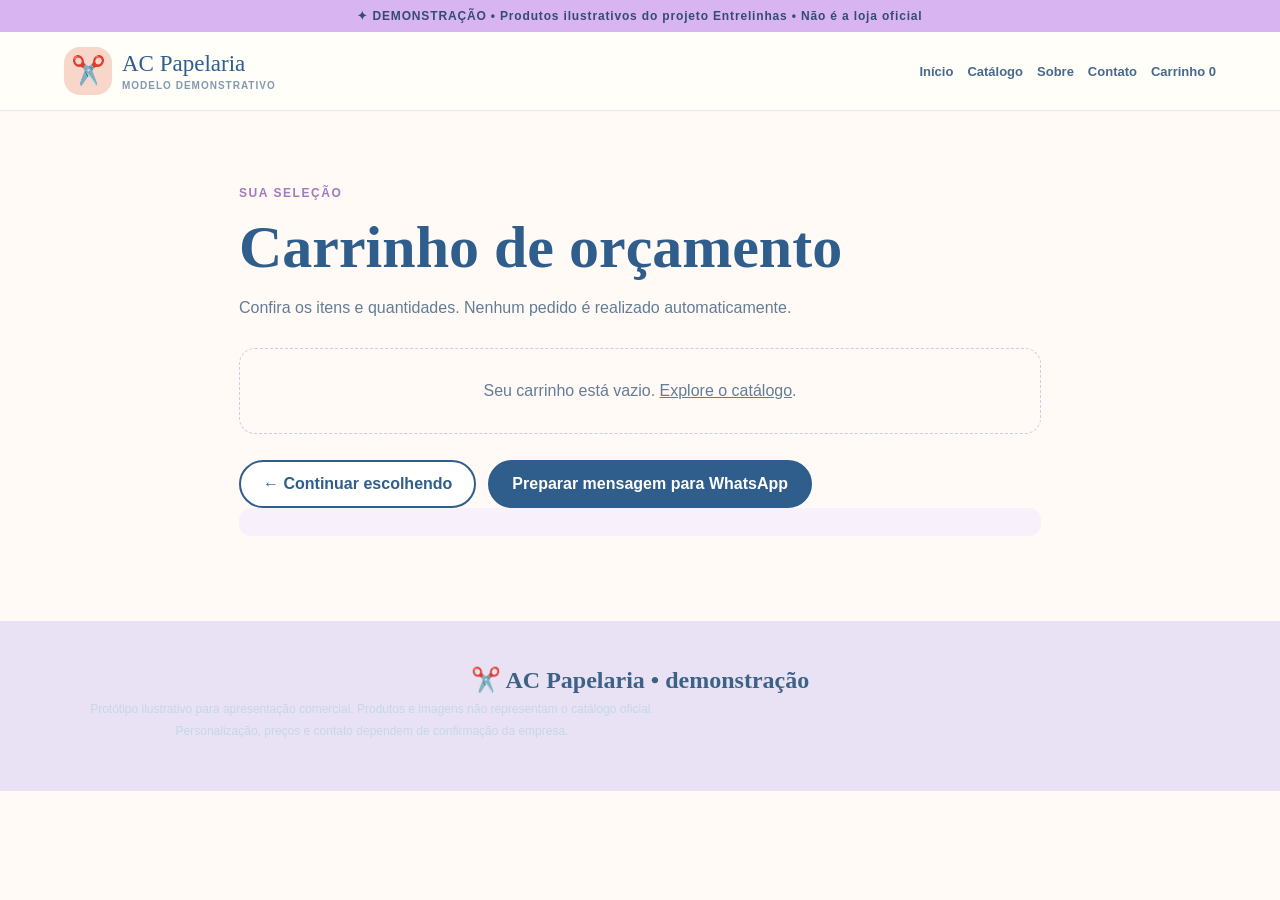
<file: ac_papelaria_6_paginas_github/carrinho.html>
<!doctype html><html lang="pt-BR"><head><meta charset="utf-8"><meta name="viewport" content="width=device-width,initial-scale=1"><meta name="description" content="Demonstração de catálogo digital para papelaria personalizada"><title>Carrinho | AC Papelaria — Demonstração</title><link rel="stylesheet" href="style.css"><link rel="stylesheet" href="extra.css"></head><body><div class="notice">✦ DEMONSTRAÇÃO • Produtos ilustrativos do projeto Entrelinhas • Não é a loja oficial</div><header class="header"><a class="brand" href="index.html"><span class="brandicon">✂️</span><span>AC Papelaria<small>Modelo demonstrativo</small></span></a><nav aria-label="Menu principal"><a href="index.html">Início</a><a href="catalogo.html">Catálogo</a><a href="sobre.html">Sobre</a><a href="contato.html">Contato</a><a href="carrinho.html">Carrinho <span id="cartCount">0</span></a></nav></header><main class="section narrow"><span class="eyebrow">Sua seleção</span><h1>Carrinho de orçamento</h1><p>Confira os itens e quantidades. Nenhum pedido é realizado automaticamente.</p><div id="cartItems" class="cart-list"></div><div class="cart-actions"><a class="outline" href="catalogo.html">← Continuar escolhendo</a><button class="primary" id="sendWhatsapp">Preparar mensagem para WhatsApp</button></div><p id="cartStatus" class="note" role="status"></p></main><footer class="foot"><strong>✂️ AC Papelaria • demonstração</strong><p>Protótipo ilustrativo para apresentação comercial. Produtos e imagens não representam o catálogo oficial.</p><p>Personalização, preços e contato dependem de confirmação da empresa.</p></footer><script src="produtos.js"></script><script src="site.js"></script></body></html>
</file>
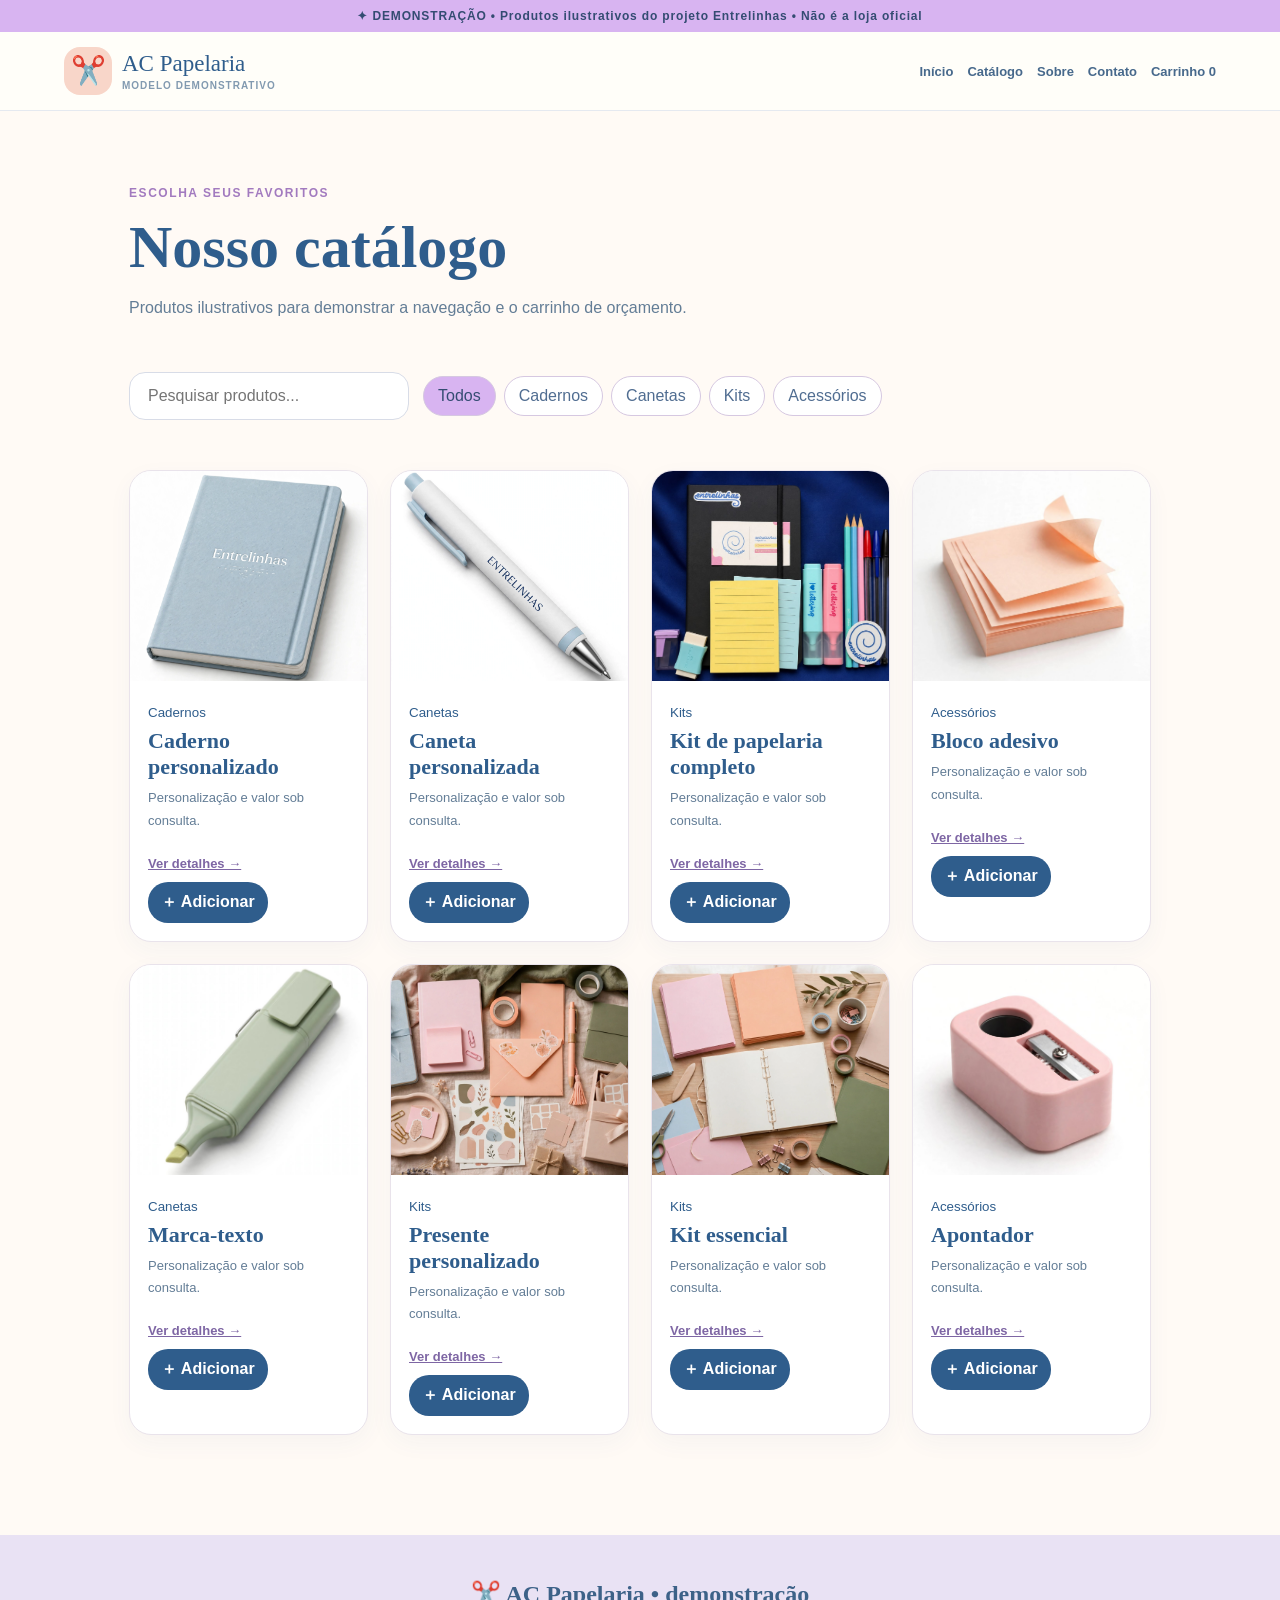
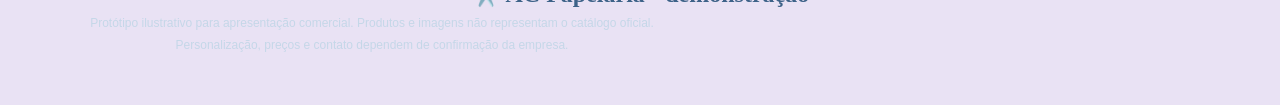
<file: ac_papelaria_6_paginas_github/catalogo.html>
<!doctype html><html lang="pt-BR"><head><meta charset="utf-8"><meta name="viewport" content="width=device-width,initial-scale=1"><meta name="description" content="Demonstração de catálogo digital para papelaria personalizada"><title>Catálogo | AC Papelaria — Demonstração</title><link rel="stylesheet" href="style.css"><link rel="stylesheet" href="extra.css"></head><body><div class="notice">✦ DEMONSTRAÇÃO • Produtos ilustrativos do projeto Entrelinhas • Não é a loja oficial</div><header class="header"><a class="brand" href="index.html"><span class="brandicon">✂️</span><span>AC Papelaria<small>Modelo demonstrativo</small></span></a><nav aria-label="Menu principal"><a href="index.html">Início</a><a href="catalogo.html">Catálogo</a><a href="sobre.html">Sobre</a><a href="contato.html">Contato</a><a href="carrinho.html">Carrinho <span id="cartCount">0</span></a></nav></header><main class="section"><span class="eyebrow">Escolha seus favoritos</span><h1>Nosso catálogo</h1><p>Produtos ilustrativos para demonstrar a navegação e o carrinho de orçamento.</p><div class="filters"><input id="search" type="search" placeholder="Pesquisar produtos..." aria-label="Pesquisar produtos"><div id="categories" class="categories"></div></div><div id="products" class="product-grid"></div></main><footer class="foot"><strong>✂️ AC Papelaria • demonstração</strong><p>Protótipo ilustrativo para apresentação comercial. Produtos e imagens não representam o catálogo oficial.</p><p>Personalização, preços e contato dependem de confirmação da empresa.</p></footer><script src="produtos.js"></script><script src="site.js"></script></body></html>
</file>
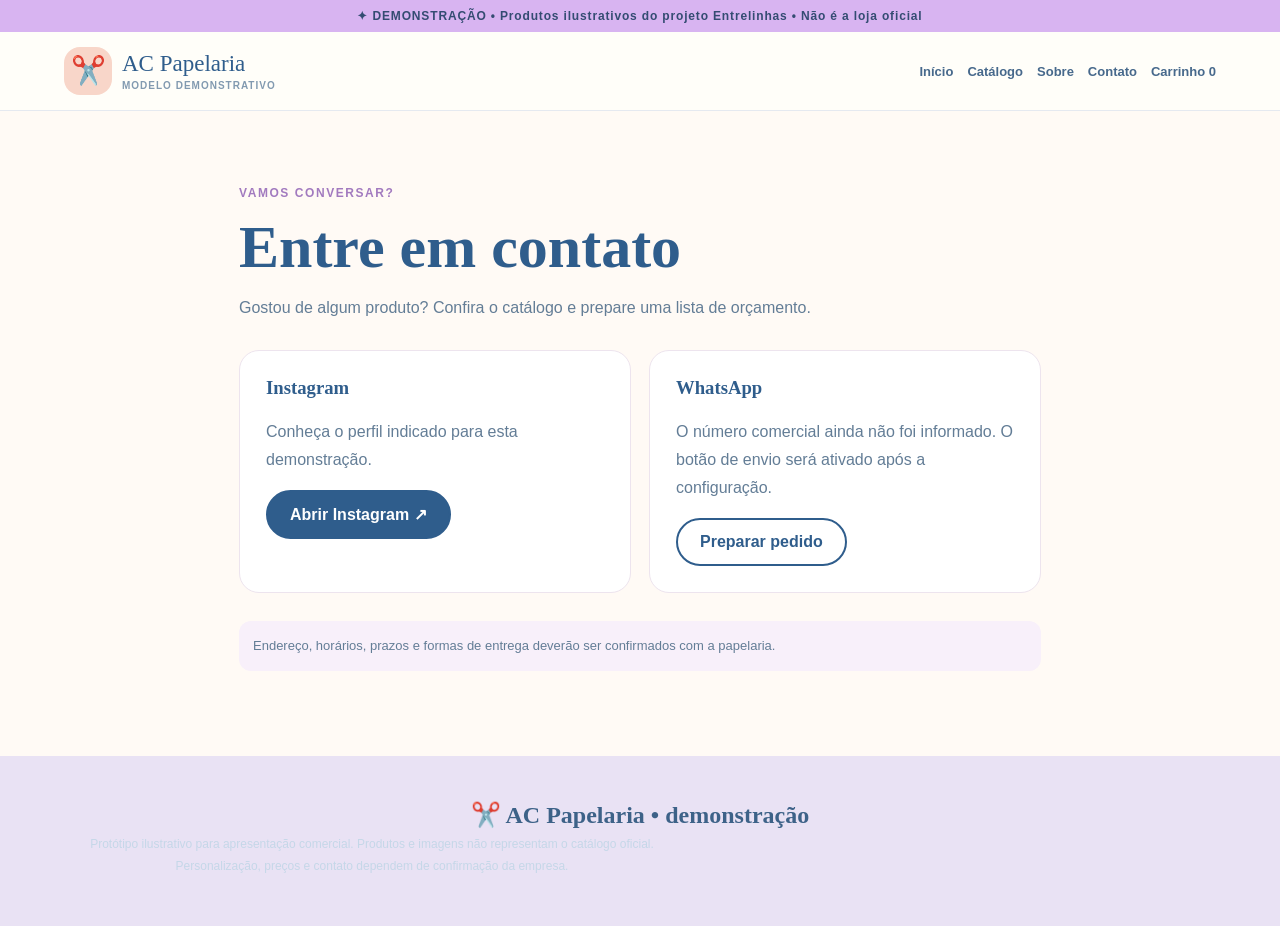
<file: ac_papelaria_6_paginas_github/contato.html>
<!doctype html><html lang="pt-BR"><head><meta charset="utf-8"><meta name="viewport" content="width=device-width,initial-scale=1"><meta name="description" content="Demonstração de catálogo digital para papelaria personalizada"><title>Contato | AC Papelaria — Demonstração</title><link rel="stylesheet" href="style.css"><link rel="stylesheet" href="extra.css"></head><body><div class="notice">✦ DEMONSTRAÇÃO • Produtos ilustrativos do projeto Entrelinhas • Não é a loja oficial</div><header class="header"><a class="brand" href="index.html"><span class="brandicon">✂️</span><span>AC Papelaria<small>Modelo demonstrativo</small></span></a><nav aria-label="Menu principal"><a href="index.html">Início</a><a href="catalogo.html">Catálogo</a><a href="sobre.html">Sobre</a><a href="contato.html">Contato</a><a href="carrinho.html">Carrinho <span id="cartCount">0</span></a></nav></header><main class="section narrow"><span class="eyebrow">Vamos conversar?</span><h1>Entre em contato</h1><p>Gostou de algum produto? Confira o catálogo e prepare uma lista de orçamento.</p><div class="info-grid"><article><h3>Instagram</h3><p>Conheça o perfil indicado para esta demonstração.</p><a class="primary" href="https://www.instagram.com/ac_papelariapersonalizadaa/" target="_blank" rel="noopener noreferrer">Abrir Instagram ↗</a></article><article><h3>WhatsApp</h3><p>O número comercial ainda não foi informado. O botão de envio será ativado após a configuração.</p><a class="outline" href="carrinho.html">Preparar pedido</a></article></div><p class="note">Endereço, horários, prazos e formas de entrega deverão ser confirmados com a papelaria.</p></main><footer class="foot"><strong>✂️ AC Papelaria • demonstração</strong><p>Protótipo ilustrativo para apresentação comercial. Produtos e imagens não representam o catálogo oficial.</p><p>Personalização, preços e contato dependem de confirmação da empresa.</p></footer><script src="produtos.js"></script><script src="site.js"></script></body></html>
</file>
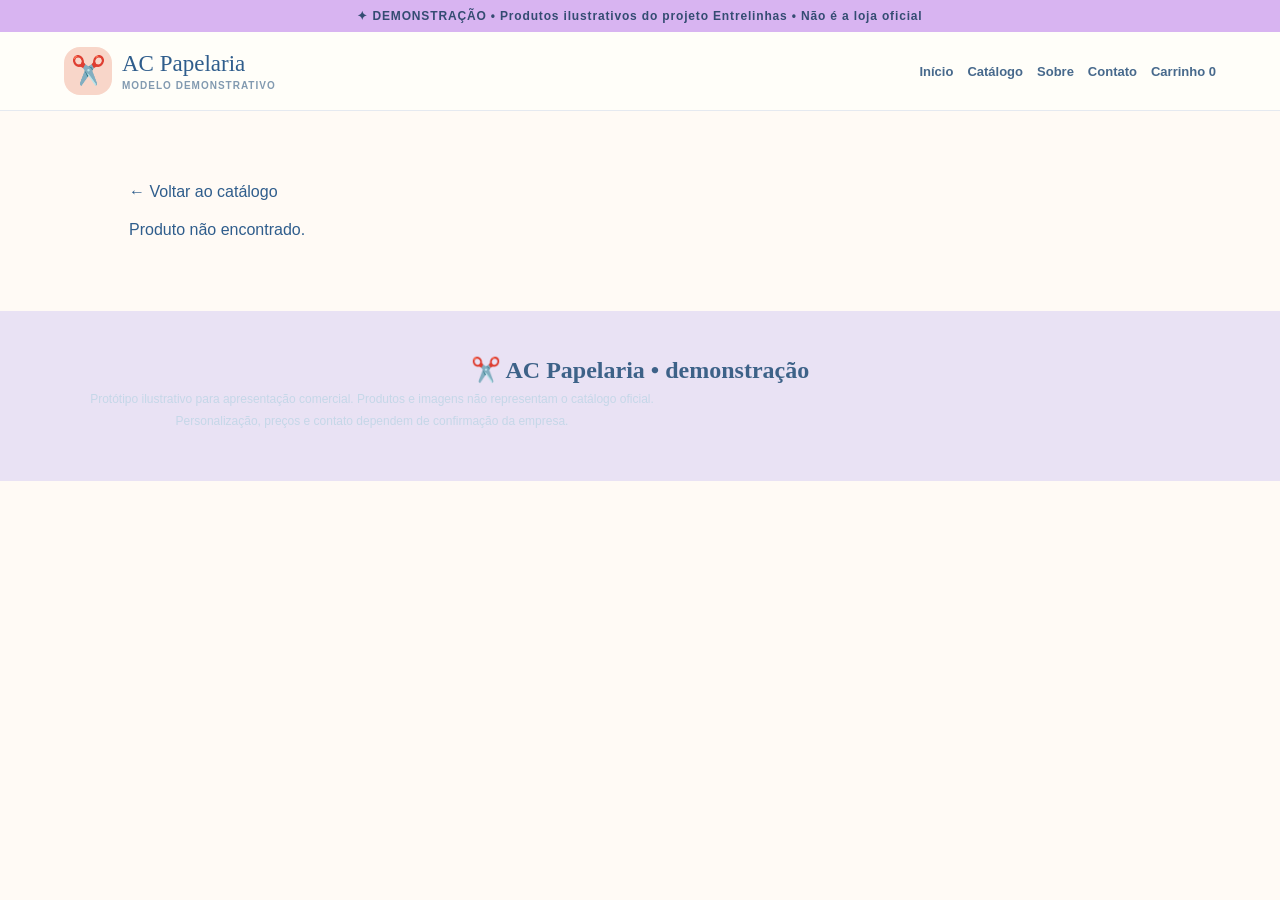
<file: ac_papelaria_6_paginas_github/produto.html>
<!doctype html><html lang="pt-BR"><head><meta charset="utf-8"><meta name="viewport" content="width=device-width,initial-scale=1"><meta name="description" content="Demonstração de catálogo digital para papelaria personalizada"><title>Produto | AC Papelaria — Demonstração</title><link rel="stylesheet" href="style.css"><link rel="stylesheet" href="extra.css"></head><body><div class="notice">✦ DEMONSTRAÇÃO • Produtos ilustrativos do projeto Entrelinhas • Não é a loja oficial</div><header class="header"><a class="brand" href="index.html"><span class="brandicon">✂️</span><span>AC Papelaria<small>Modelo demonstrativo</small></span></a><nav aria-label="Menu principal"><a href="index.html">Início</a><a href="catalogo.html">Catálogo</a><a href="sobre.html">Sobre</a><a href="contato.html">Contato</a><a href="carrinho.html">Carrinho <span id="cartCount">0</span></a></nav></header><main class="section"><a class="back" href="catalogo.html">← Voltar ao catálogo</a><div id="productDetail"></div></main><footer class="foot"><strong>✂️ AC Papelaria • demonstração</strong><p>Protótipo ilustrativo para apresentação comercial. Produtos e imagens não representam o catálogo oficial.</p><p>Personalização, preços e contato dependem de confirmação da empresa.</p></footer><script src="produtos.js"></script><script src="site.js"></script></body></html>
</file>
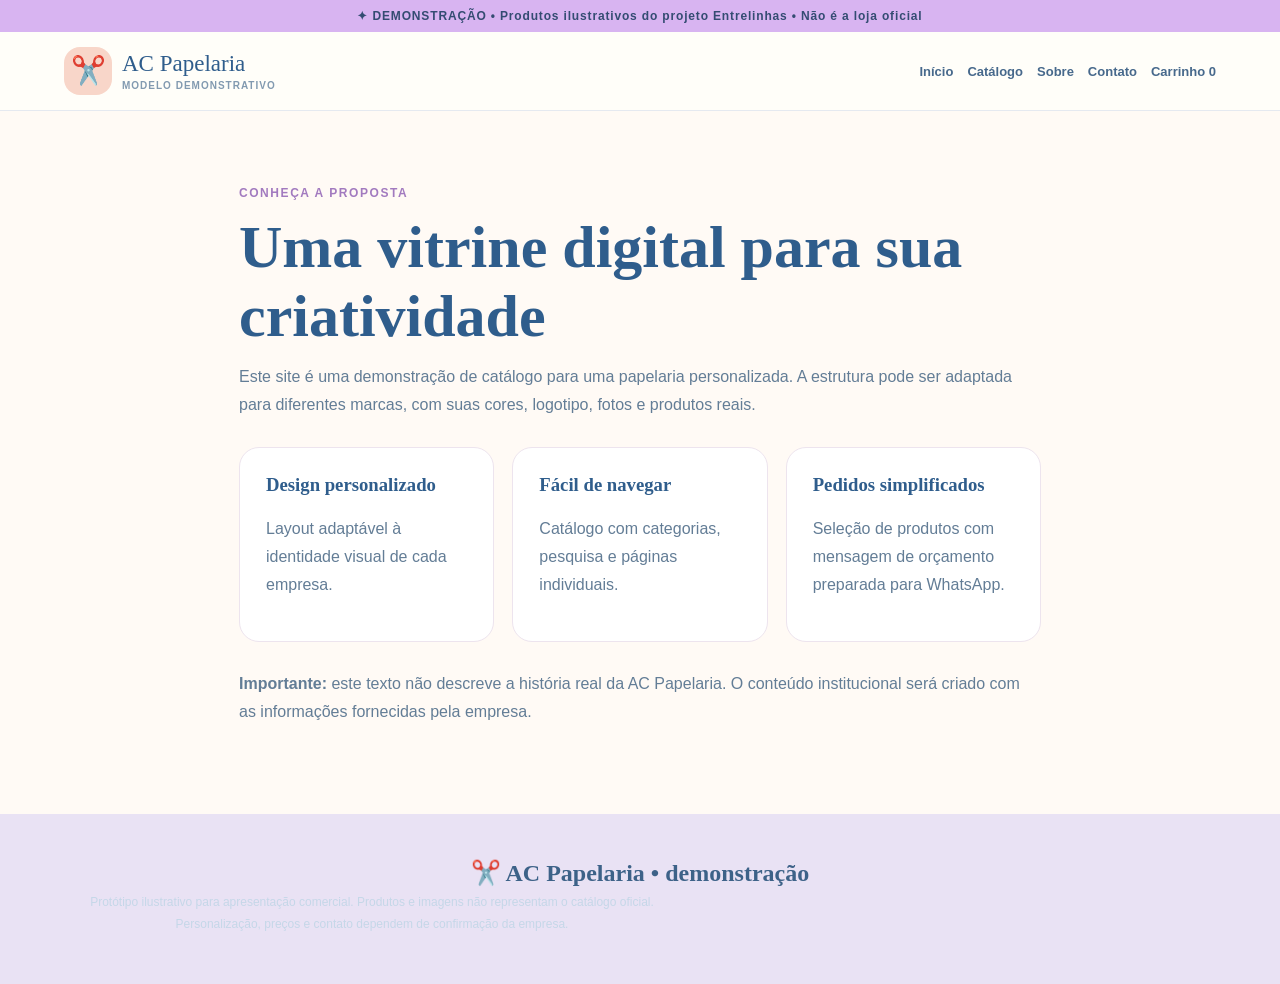
<file: ac_papelaria_6_paginas_github/sobre.html>
<!doctype html><html lang="pt-BR"><head><meta charset="utf-8"><meta name="viewport" content="width=device-width,initial-scale=1"><meta name="description" content="Demonstração de catálogo digital para papelaria personalizada"><title>Sobre | AC Papelaria — Demonstração</title><link rel="stylesheet" href="style.css"><link rel="stylesheet" href="extra.css"></head><body><div class="notice">✦ DEMONSTRAÇÃO • Produtos ilustrativos do projeto Entrelinhas • Não é a loja oficial</div><header class="header"><a class="brand" href="index.html"><span class="brandicon">✂️</span><span>AC Papelaria<small>Modelo demonstrativo</small></span></a><nav aria-label="Menu principal"><a href="index.html">Início</a><a href="catalogo.html">Catálogo</a><a href="sobre.html">Sobre</a><a href="contato.html">Contato</a><a href="carrinho.html">Carrinho <span id="cartCount">0</span></a></nav></header><main class="section narrow"><span class="eyebrow">Conheça a proposta</span><h1>Uma vitrine digital para sua criatividade</h1><p>Este site é uma demonstração de catálogo para uma papelaria personalizada. A estrutura pode ser adaptada para diferentes marcas, com suas cores, logotipo, fotos e produtos reais.</p><div class="info-grid"><article><h3>Design personalizado</h3><p>Layout adaptável à identidade visual de cada empresa.</p></article><article><h3>Fácil de navegar</h3><p>Catálogo com categorias, pesquisa e páginas individuais.</p></article><article><h3>Pedidos simplificados</h3><p>Seleção de produtos com mensagem de orçamento preparada para WhatsApp.</p></article></div><p><strong>Importante:</strong> este texto não descreve a história real da AC Papelaria. O conteúdo institucional será criado com as informações fornecidas pela empresa.</p></main><footer class="foot"><strong>✂️ AC Papelaria • demonstração</strong><p>Protótipo ilustrativo para apresentação comercial. Produtos e imagens não representam o catálogo oficial.</p><p>Personalização, preços e contato dependem de confirmação da empresa.</p></footer><script src="produtos.js"></script><script src="site.js"></script></body></html>
</file>
<file: ac_papelaria_6_paginas_github/style.css>
*{box-sizing:border-box}html{scroll-behavior:smooth}body{margin:0;background:#fffaf5;color:#2f5d8c;font-family:Nunito,sans-serif}h1,h2,h3,.brand{font-family:'Baloo 2',cursive}h1,h2,h3,p{margin-top:0}button,input{font:inherit}button{cursor:pointer}.notice{text-align:center;background:#d8b4f1;color:#344c72;padding:9px;font-size:12px;font-weight:800;letter-spacing:.07em}.header{position:sticky;top:0;z-index:10;display:flex;align-items:center;justify-content:space-between;gap:16px;background:#fffef9ee;backdrop-filter:blur(10px);border-bottom:1px solid #e5e9f0;padding:15px max(5%,calc((100vw - 1160px)/2))}.brand{display:flex;align-items:center;gap:10px;text-decoration:none;color:#2f5d8c;font-size:23px;line-height:1}.brand small{display:block;font:700 10px Nunito,sans-serif;color:#829ab0;letter-spacing:.1em;margin-top:5px;text-transform:uppercase}.brandicon{display:grid;place-items:center;background:#f8d6c9;border-radius:16px;width:48px;height:48px;font-size:28px}.header nav{display:flex;gap:25px}.header nav a{text-decoration:none;color:#47698c;font-size:13px;font-weight:800}.cart-open{border:0;border-radius:30px;padding:12px 17px;background:#2f5d8c;color:white;font-weight:800}.cart-open span{background:#f8d6c9;color:#2f5d8c;border-radius:30px;padding:3px 8px;margin-left:5px}.hero{max-width:1200px;margin:auto;display:grid;grid-template-columns:1.1fr 1fr;min-height:500px;align-items:center;padding:60px 5% 75px;gap:30px}.eyebrow{color:#a27abf;font-size:12px;font-weight:900;letter-spacing:.13em;text-transform:uppercase}.hero h1{font-size:clamp(40px,5.5vw,72px);line-height:1.05;margin:17px 0;color:#2f5d8c}.hero h1 em{color:#b48aca;font-style:normal}.hero p{font-size:16px;color:#6f8faf;max-width:540px;line-height:1.85}.hero-actions{display:flex;gap:12px;flex-wrap:wrap;margin:26px 0}.btn{display:inline-flex;align-items:center;justify-content:center;border:0;border-radius:40px;padding:13px 24px;font-weight:900;text-decoration:none;transition:.2s}.btn:hover{transform:translateY(-2px)}.primary{background:#2f5d8c;color:white}.secondary{background:#fff;border:2px solid #afcbe6;color:#2f5d8c}.mini{display:flex;gap:15px;flex-wrap:wrap;color:#7593ad;font-size:12px;font-weight:800}.hero-art{position:relative;min-height:380px;display:grid;place-items:center}.blob{position:absolute;width:88%;height:90%;background:#e3d0f2;border-radius:45% 55% 50% 50%;transform:rotate(-8deg)}.hero-art img{position:relative;max-height:340px;max-width:85%;object-fit:contain;filter:drop-shadow(0 20px 16px #2f5d8c20)}.float{position:absolute;background:white;border-radius:22px;padding:12px 17px;box-shadow:0 8px 25px #2f5d8c15;color:#7291ad;font-size:12px;font-weight:900}.f1{top:10%;left:0}.f2{bottom:10%;right:0}.ribbon{background:#f6f1c6;color:#6383a3;padding:16px;text-align:center;font-size:12px;font-weight:900;letter-spacing:.15em}.section{padding:75px max(5%,calc((100vw - 1160px)/2))}.catalog{background:#f2f6fa}.section-head{display:flex;justify-content:space-between;align-items:end;gap:20px}.section h2{font-size:clamp(30px,4vw,44px);margin:10px 0}.section h2 span{color:#b48aca}.section-head p{color:#7892a9}.filters input{border:2px solid #dce7ef;border-radius:40px;padding:13px 19px;outline:none;min-width:220px}.filters input:focus{border-color:#8eacd0}.categories{display:flex;flex-wrap:wrap;gap:9px;margin:26px 0}.chip{border:1px solid #cdddec;border-radius:30px;padding:10px 18px;background:white;color:#6382a0;font-size:12px;font-weight:900}.chip.active{background:#2f5d8c;color:white;border-color:#2f5d8c}.products{display:grid;grid-template-columns:repeat(4,minmax(0,1fr));gap:20px}.product{background:white;border-radius:24px;overflow:hidden;box-shadow:0 5px 22px #2f5d8c0b;display:flex;flex-direction:column}.product .photo{background:#f6eef8;aspect-ratio:1.1;display:grid;place-items:center;padding:18px}.product:nth-child(3n) .photo{background:#f8ece3}.product:nth-child(4n) .photo{background:#e7f1f8}.photo img{width:100%;height:100%;object-fit:contain;transition:.2s}.product:hover img{transform:scale(1.04)}.productbody{padding:18px;display:flex;flex-direction:column;flex:1}.product small{color:#aa8cc2;font-size:11px;font-weight:900;text-transform:uppercase}.product h3{font-size:20px;line-height:1.2;margin:8px 0}.product p{font-size:12px;color:#849bb0;margin-bottom:20px}.product button{margin-top:auto;background:#e8eef7;color:#2f5d8c;border:0;border-radius:30px;padding:11px;font-size:12px;font-weight:900}.product button:hover{background:#2f5d8c;color:white}.hint{font-size:12px;color:#8395a5;margin-top:25px}.steps{text-align:center}.stepgrid{display:grid;grid-template-columns:repeat(3,1fr);gap:18px;margin-top:32px}.stepgrid article{background:white;border:1px solid #e5e9f0;border-radius:22px;padding:25px}.stepgrid b{display:inline-grid;place-items:center;width:52px;height:52px;border-radius:50%;background:#f8d6c9;font-family:'Baloo 2';font-size:22px}.stepgrid h3{font-size:23px;margin:12px 0 4px}.stepgrid p{font-size:13px;color:#829bb0}.cta{background:#e8d7f2;display:flex;justify-content:space-between;align-items:center;gap:25px}.cta p{color:#587b9c}footer{background:#2f5d8c;color:white;padding:40px 5%;text-align:center}footer strong{font:700 24px 'Baloo 2'}footer strong span{font-size:13px}footer p{font-size:12px;color:#c5d7e8;margin:8px auto;max-width:600px}.shade{position:fixed;inset:0;background:#182a46aa;z-index:20}.shade[hidden]{display:none}.drawer{position:fixed;right:0;top:0;height:100dvh;width:min(440px,100%);z-index:21;background:#fffaf5;box-shadow:-10px 0 40px #152d4540;transform:translateX(110%);transition:transform .25s;display:flex;flex-direction:column}.drawer.open{transform:translateX(0)}.drawerhead{display:flex;justify-content:space-between;align-items:start;padding:25px;border-bottom:1px solid #e5e9f0}.drawerhead small{font-size:12px;color:#ad8bbd;font-weight:800}.drawerhead h2{font-size:26px;margin:0}.close{border:0;background:#e8eef7;border-radius:50%;width:35px;height:35px}.cartitems{overflow:auto;flex:1;padding:20px}.cartitem{display:flex;align-items:center;gap:12px;border-bottom:1px solid #e8edf1;padding:12px 0}.cartitem img{width:65px;height:65px;object-fit:contain;background:#f5ebf8;border-radius:12px}.cartitem .details{flex:1}.cartitem strong{font-size:13px}.cartitem small{display:block;color:#839bb1;font-size:11px}.qty{display:flex;align-items:center;gap:8px;margin-top:6px}.qty button{border:0;background:#e7edf4;border-radius:7px;width:26px;height:26px}.drawerfoot{border-top:1px solid #e5e9f0;padding:20px}.drawerfoot p,.drawerfoot small{font-size:12px;color:#7892a9}.full{width:100%}.empty{text-align:center;color:#829bb0;padding:45px 10px}.sr{position:absolute;width:1px;height:1px;overflow:hidden;clip:rect(0,0,0,0)}@media(max-width:850px){.header nav{display:none}.hero{grid-template-columns:1fr;padding-top:40px}.hero-art{min-height:290px}.hero-art img{max-height:260px}.products{grid-template-columns:repeat(2,minmax(0,1fr))}.section-head{align-items:start;flex-direction:column}.stepgrid{grid-template-columns:1fr}.cta{flex-direction:column;align-items:start}}@media(max-width:480px){.header{padding:12px 4%}.brand{font-size:17px}.brandicon{width:38px;height:38px}.cart-open{font-size:11px;padding:10px}.hero h1{font-size:40px}.hero{padding:38px 5%}.hero-art{min-height:230px}.hero-art img{max-height:210px}.float{font-size:9px;padding:8px}.products{gap:10px}.productbody{padding:12px}.product h3{font-size:16px}.section{padding:50px 5%}.filters input{width:100%}}
</file>
<file: ac_papelaria_6_paginas_github/extra.css>
body{min-height:100vh}a{color:inherit}.header{flex-wrap:wrap}.header nav{flex-wrap:wrap;gap:14px}.header nav a:hover{color:#a27abf}.section{max-width:1150px;margin:auto;padding:72px 5%}.section h1{font-size:clamp(36px,5vw,60px);margin:12px 0}.section h2{font-size:clamp(30px,4vw,46px)}.section p{line-height:1.75;color:#637d96}.narrow{max-width:930px}.soft{background:#f7f0fa;max-width:none}.actions,.cart-actions{display:flex;flex-wrap:wrap;gap:12px;margin-top:25px}.primary,.outline{display:inline-flex;align-items:center;justify-content:center;padding:13px 22px;border-radius:30px;text-decoration:none;font-weight:800;border:2px solid #2f5d8c;cursor:pointer}.primary{background:#2f5d8c;color:white}.outline{background:white;color:#2f5d8c}.primary:hover{background:#254b73}.hero-photo img{max-width:100%;border-radius:28px;max-height:370px;object-fit:cover}.ribbon{background:#fff0d3;padding:18px;text-align:center;font-weight:900;letter-spacing:.12em;font-size:12px}.product-grid{display:grid;grid-template-columns:repeat(auto-fit,minmax(215px,1fr));gap:22px;margin:28px 0}.product-card{background:white;border:1px solid #e9e3eb;border-radius:22px;overflow:hidden;box-shadow:0 8px 24px #2f5d8c0b}.product-card img{width:100%;height:210px;object-fit:cover;background:#f8f0f4}.product-card .pad{padding:18px}.product-card h3{font-size:22px;margin:7px 0}.product-card p{font-size:13px}.product-card button,.product-card a{margin-top:10px}.product-card button{background:#2f5d8c;color:white;border:0;border-radius:20px;padding:10px 13px;font-weight:800}.product-card .details-link{display:inline-block;font-size:13px;color:#7e66a4;font-weight:800}.filters{display:flex;flex-wrap:wrap;gap:14px;align-items:center;margin:28px 0}.filters input{padding:14px 18px;border:1px solid #d8dce7;border-radius:16px;min-width:min(100%,280px)}.categories{display:flex;gap:8px;flex-wrap:wrap}.categories button{border:1px solid #d6c8e1;background:white;color:#506d91;border-radius:20px;padding:10px 14px}.categories button.active{background:#d8b4f1;color:#344c72}.steps,.info-grid{display:grid;grid-template-columns:repeat(auto-fit,minmax(210px,1fr));gap:18px;margin:28px 0}.steps article,.info-grid article{background:white;padding:26px;border-radius:20px;border:1px solid #ede4ee}.steps b{font-size:34px;color:#b48aca}.center{text-align:center;margin-top:25px}.product-detail{display:grid;grid-template-columns:1fr 1fr;gap:45px;align-items:center;margin-top:28px}.product-detail img{width:100%;border-radius:24px}.back{display:inline-block;text-decoration:none;margin-bottom:20px}.cart-list{margin:26px 0}.cart-row{display:flex;align-items:center;gap:15px;border-bottom:1px solid #e5e9ef;padding:16px 0}.cart-row img{width:86px;height:86px;object-fit:cover;border-radius:14px}.cart-row .grow{flex:1}.qty{display:flex;gap:12px;align-items:center}.qty button{width:34px;height:34px;border:1px solid #d8dce7;border-radius:50%;background:white}.note{padding:14px;background:#f8f0fa;border-radius:12px;font-size:13px}.foot{text-align:center;padding:45px 5%;background:#e9e2f4;color:#3d6288}.foot p{font-size:12px;margin:8px}.empty{padding:28px;border:1px dashed #d8c8e1;border-radius:16px}.hero .actions a{white-space:nowrap}@media(max-width:720px){.header{position:static;padding:14px 5%}.header nav{gap:10px}.header nav a{font-size:12px}.hero{grid-template-columns:1fr;padding:45px 5%}.product-detail{grid-template-columns:1fr}.cart-row{flex-wrap:wrap}.section{padding:42px 5%}}
</file>
